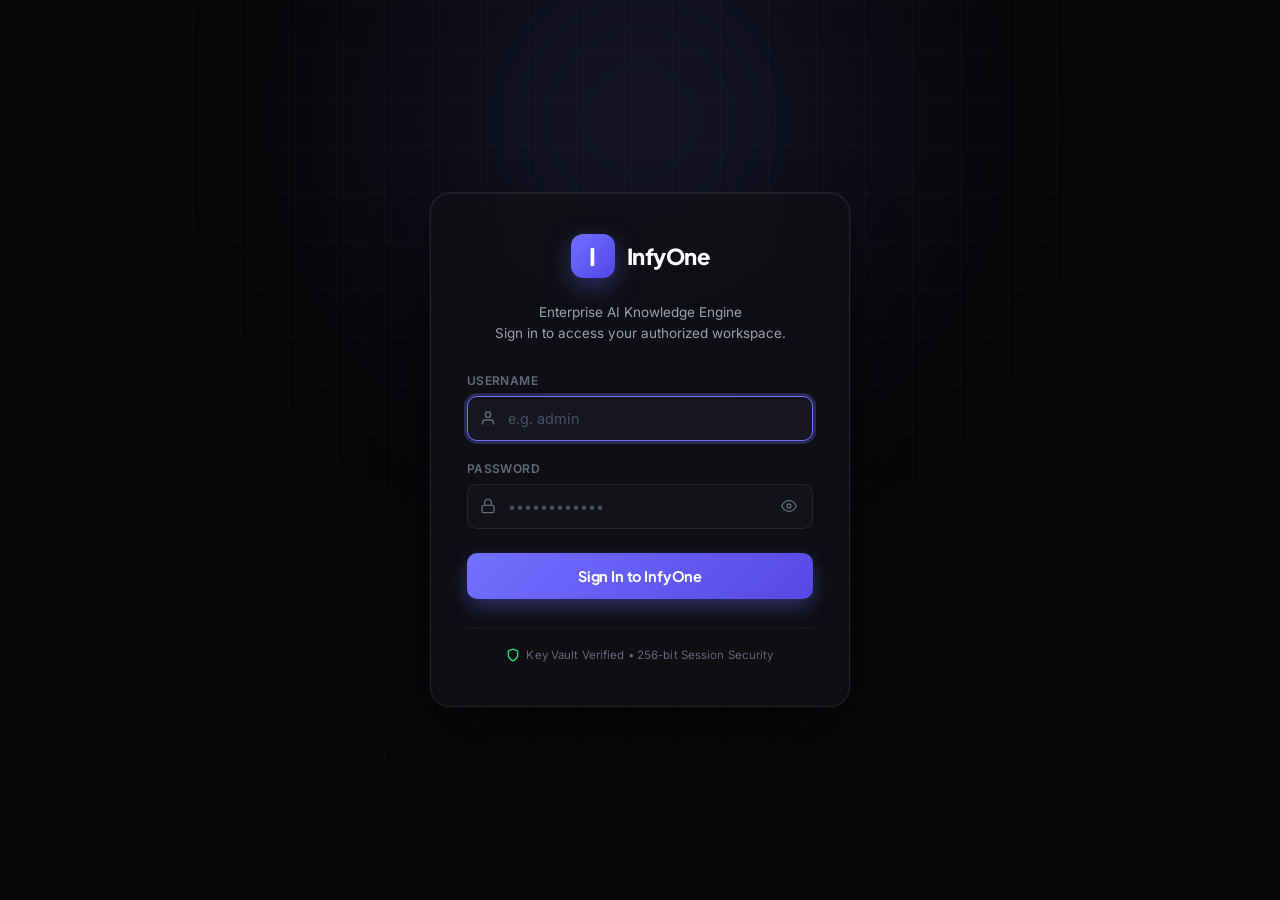
<file: frontend/login.html>
<!DOCTYPE html>
<html lang="en">

<head>
    <meta charset="UTF-8">
    <meta name="viewport" content="width=device-width, initial-scale=1.0">
    <title>InfyOne — Enterprise Portal Sign In</title>
    <meta name="description" content="Secure authentication portal for InfyOne Infosys AI Assistant.">
    <meta name="theme-color" content="#070709">
    <!-- Google Fonts -->
    <link rel="preconnect" href="https://fonts.googleapis.com">
    <link rel="preconnect" href="https://fonts.gstatic.com" crossorigin>
    <link rel="stylesheet"
        href="https://fonts.googleapis.com/css2?family=Plus+Jakarta+Sans:wght@500;600;700;800&family=Inter:wght@400;500;600;700&family=JetBrains+Mono:wght@400;500;600&display=swap">
    <link rel="icon"
        href="data:image/svg+xml,<svg xmlns=%22http://www.w3.org/2000/svg%22 viewBox=%220 0 100 100%22><rect width=%22100%22 height=%22100%22 rx=%2216%22 fill=%22%237170ff%22/><text y=%22.85em%22 x=%2250%22 font-size=%2264%22 text-anchor=%22middle%22 fill=%22white%22>I</text></svg>">

    <style>
        :root {
            --bg-base: #070709;
            --bg-card: rgba(16, 16, 22, 0.85);
            --bg-input: #121319;
            --border-card: rgba(255, 255, 255, 0.08);
            --border-hover: rgba(113, 112, 255, 0.4);
            --border-focus: #7170ff;
            --text-primary: #f7f8f8;
            --text-secondary: #9da1b0;
            --text-muted: #65697b;
            --accent: #7170ff;
            --accent-glow: rgba(113, 112, 255, 0.28);
            --accent-hover: #8281ff;
            --error-bg: rgba(255, 75, 75, 0.12);
            --error-border: rgba(255, 75, 75, 0.35);
            --error-text: #ff6b6b;
            --success-bg: rgba(46, 213, 115, 0.12);
            --success-border: rgba(46, 213, 115, 0.35);
            --success-text: #2ed573;
        }

        * {
            box-sizing: border-box;
            margin: 0;
            padding: 0;
        }

        body {
            font-family: 'Inter', sans-serif;
            background-color: var(--bg-base);
            color: var(--text-primary);
            min-height: 100vh;
            display: flex;
            align-items: center;
            justify-content: center;
            padding: 24px 16px;
            position: relative;
            overflow: hidden;
        }

        /* Ambient Glow Backdrop */
        .ambient-glow {
            position: fixed;
            top: -20%;
            left: 50%;
            transform: translateX(-50%);
            width: 800px;
            height: 600px;
            background: radial-gradient(circle, rgba(113, 112, 255, 0.16) 0%, rgba(94, 106, 210, 0.05) 50%, transparent 75%);
            filter: blur(80px);
            pointer-events: none;
            z-index: 0;
            transition: all 1s ease;
        }

        .ambient-grid {
            position: fixed;
            inset: 0;
            background-image: linear-gradient(rgba(255, 255, 255, 0.02) 1px, transparent 1px),
                              linear-gradient(90deg, rgba(255, 255, 255, 0.02) 1px, transparent 1px);
            background-size: 48px 48px;
            pointer-events: none;
            z-index: 0;
        }

        /* Card Container */
        .login-card {
            position: relative;
            z-index: 10;
            width: 100%;
            max-width: 420px;
            background: var(--bg-card);
            border: 1px solid var(--border-card);
            border-radius: 20px;
            padding: 40px 36px;
            backdrop-filter: blur(24px);
            box-shadow: 0 24px 60px -12px rgba(0, 0, 0, 0.7),
                        0 0 0 1px rgba(255, 255, 255, 0.05);
            animation: cardAppear 0.5s cubic-bezier(0.16, 1, 0.3, 1);
            transition: transform 0.6s cubic-bezier(0.16, 1, 0.3, 1),
                        opacity 0.6s cubic-bezier(0.16, 1, 0.3, 1),
                        filter 0.6s cubic-bezier(0.16, 1, 0.3, 1);
        }

        @keyframes cardAppear {
            from {
                opacity: 0;
                transform: translateY(16px) scale(0.98);
            }
            to {
                opacity: 1;
                transform: translateY(0) scale(1);
            }
        }

        /* Card Exit Animation on Success */
        .login-card.card-exit {
            transform: scale(0.93) translateY(-10px);
            opacity: 0;
            filter: blur(12px);
            pointer-events: none;
        }

        /* Header */
        .login-header {
            text-align: center;
            margin-bottom: 30px;
        }

        .brand-logo {
            display: inline-flex;
            align-items: center;
            gap: 12px;
            margin-bottom: 18px;
            text-decoration: none;
        }

        .brand-icon {
            width: 44px;
            height: 44px;
            background: linear-gradient(135deg, #7170ff, #5046e5);
            border-radius: 12px;
            display: flex;
            align-items: center;
            justify-content: center;
            font-family: 'Plus Jakarta Sans', sans-serif;
            font-size: 24px;
            font-weight: 800;
            color: #ffffff;
            box-shadow: 0 8px 24px rgba(113, 112, 255, 0.35);
        }

        .brand-name {
            font-family: 'Plus Jakarta Sans', sans-serif;
            font-size: 22px;
            font-weight: 800;
            letter-spacing: -0.02em;
            color: #ffffff;
        }

        .brand-subtitle {
            font-size: 13.5px;
            color: var(--text-secondary);
            line-height: 1.5;
            margin-top: 6px;
        }

        /* Form Controls */
        .form-group {
            margin-bottom: 20px;
        }

        .form-label {
            display: block;
            font-size: 12px;
            font-weight: 600;
            letter-spacing: 0.03em;
            text-transform: uppercase;
            color: var(--text-muted);
            margin-bottom: 8px;
        }

        .input-wrapper {
            position: relative;
            display: flex;
            align-items: center;
        }

        .form-input {
            width: 100%;
            background: var(--bg-input);
            border: 1px solid var(--border-card);
            border-radius: 10px;
            padding: 13px 14px 13px 40px;
            font-family: 'Inter', sans-serif;
            font-size: 14.5px;
            color: var(--text-primary);
            outline: none;
            transition: all 0.2s ease;
        }

        .form-input::placeholder {
            color: #4b4e63;
        }

        .form-input:hover {
            border-color: var(--border-hover);
        }

        .form-input:focus {
            border-color: var(--border-focus);
            box-shadow: 0 0 0 3px var(--accent-glow);
            background: #15161f;
        }

        .input-icon {
            position: absolute;
            left: 13px;
            color: var(--text-muted);
            pointer-events: none;
            display: flex;
            align-items: center;
        }

        .password-toggle {
            position: absolute;
            right: 12px;
            background: none;
            border: none;
            color: var(--text-muted);
            cursor: pointer;
            padding: 4px;
            display: flex;
            align-items: center;
            border-radius: 6px;
            transition: color 0.15s;
        }

        .password-toggle:hover {
            color: var(--text-primary);
        }

        /* Alert / Message */
        .alert-box {
            display: none;
            align-items: flex-start;
            gap: 10px;
            padding: 12px 14px;
            border-radius: 10px;
            font-size: 13px;
            line-height: 1.45;
            margin-bottom: 20px;
        }

        .alert-error {
            background: var(--error-bg);
            border: 1px solid var(--error-border);
            color: var(--error-text);
        }

        .alert-success {
            background: var(--success-bg);
            border: 1px solid var(--success-border);
            color: var(--success-text);
        }

        /* Submit Button */
        .submit-btn {
            width: 100%;
            background: linear-gradient(135deg, #7170ff, #5748e6);
            color: #ffffff;
            border: none;
            border-radius: 10px;
            padding: 14px 20px;
            font-family: 'Plus Jakarta Sans', sans-serif;
            font-size: 14.5px;
            font-weight: 700;
            letter-spacing: -0.01em;
            cursor: pointer;
            display: flex;
            align-items: center;
            justify-content: center;
            gap: 8px;
            transition: all 0.2s cubic-bezier(0.16, 1, 0.3, 1);
            box-shadow: 0 8px 20px rgba(113, 112, 255, 0.35);
            margin-top: 24px;
        }

        .submit-btn:hover:not(:disabled) {
            background: linear-gradient(135deg, #8180ff, #6353f0);
            box-shadow: 0 10px 28px rgba(113, 112, 255, 0.45);
            transform: translateY(-1px);
        }

        .submit-btn:disabled {
            opacity: 0.6;
            cursor: not-allowed;
            transform: none;
            box-shadow: none;
        }

        .spinner {
            display: none;
            width: 18px;
            height: 18px;
            border: 2px solid rgba(255, 255, 255, 0.3);
            border-top-color: #ffffff;
            border-radius: 50%;
            animation: spin 0.8s linear infinite;
        }

        @keyframes spin {
            to { transform: rotate(360deg); }
        }

        /* Footer Security Badge */
        .login-footer {
            margin-top: 28px;
            padding-top: 18px;
            border-top: 1px solid rgba(255, 255, 255, 0.05);
            text-align: center;
        }

        .security-badge {
            display: inline-flex;
            align-items: center;
            gap: 6px;
            font-size: 11.5px;
            color: var(--text-muted);
            letter-spacing: 0.01em;
        }

        .security-badge svg {
            color: #2ed573;
        }

        /* Shake animation for error */
        @keyframes shake {
            0%, 100% { transform: translateX(0); }
            20%, 60% { transform: translateX(-6px); }
            40%, 80% { transform: translateX(6px); }
        }
        .shake {
            animation: shake 0.4s ease-in-out;
        }

        /* =====================================================================
           IMMERSIVE 1-SECOND PORTAL TRANSITION OVERLAY
           ===================================================================== */
        .transition-overlay {
            position: fixed;
            inset: 0;
            z-index: 100;
            background: radial-gradient(circle at center, rgba(17, 16, 32, 0.95) 0%, rgba(7, 7, 9, 0.98) 100%);
            display: flex;
            flex-direction: column;
            align-items: center;
            justify-content: center;
            opacity: 0;
            pointer-events: none;
            transition: opacity 0.3s ease;
        }

        .transition-overlay.active {
            opacity: 1;
            pointer-events: all;
        }

        /* Center Warp Flare */
        .warp-flare {
            position: absolute;
            width: 320px;
            height: 320px;
            background: radial-gradient(circle, rgba(113, 112, 255, 0.45) 0%, rgba(80, 70, 229, 0.2) 40%, transparent 70%);
            filter: blur(40px);
            border-radius: 50%;
            animation: warpPulse 1000ms cubic-bezier(0.16, 1, 0.3, 1) forwards;
            pointer-events: none;
        }

        @keyframes warpPulse {
            0% {
                transform: scale(0.4);
                opacity: 0.3;
            }
            60% {
                transform: scale(2.2);
                opacity: 0.9;
            }
            100% {
                transform: scale(3.5);
                opacity: 0.15;
            }
        }

        /* Expanding Shockwave Rings */
        .shockwave-ring {
            position: absolute;
            width: 140px;
            height: 140px;
            border-radius: 50%;
            border: 2px solid rgba(113, 112, 255, 0.6);
            box-shadow: 0 0 24px rgba(113, 112, 255, 0.5), inset 0 0 24px rgba(113, 112, 255, 0.3);
            animation: shockwaveExpand 1000ms cubic-bezier(0.1, 0.8, 0.2, 1) forwards;
            pointer-events: none;
        }

        .shockwave-ring:nth-child(2) {
            animation-delay: 150ms;
        }

        @keyframes shockwaveExpand {
            0% {
                transform: scale(0.6);
                opacity: 0.9;
            }
            100% {
                transform: scale(4.8);
                opacity: 0;
                border-color: rgba(142, 140, 255, 0.1);
            }
        }

        /* Transition Card Content */
        .transition-content {
            position: relative;
            z-index: 102;
            display: flex;
            flex-direction: column;
            align-items: center;
            text-align: center;
            animation: contentPop 0.4s cubic-bezier(0.16, 1, 0.3, 1) forwards;
        }

        @keyframes contentPop {
            from {
                opacity: 0;
                transform: scale(0.85);
            }
            to {
                opacity: 1;
                transform: scale(1);
            }
        }

        /* Animated Checkmark Icon */
        .checkmark-wrapper {
            width: 68px;
            height: 68px;
            border-radius: 50%;
            background: linear-gradient(135deg, rgba(46, 213, 115, 0.2), rgba(113, 112, 255, 0.2));
            border: 1px solid rgba(46, 213, 115, 0.5);
            box-shadow: 0 0 32px rgba(46, 213, 115, 0.4);
            display: flex;
            align-items: center;
            justify-content: center;
            margin-bottom: 20px;
        }

        .checkmark-svg {
            width: 36px;
            height: 36px;
            stroke: #2ed573;
            stroke-width: 3;
            fill: none;
            stroke-dasharray: 48;
            stroke-dashoffset: 48;
            animation: drawCheck 0.45s 0.1s cubic-bezier(0.65, 0, 0.45, 1) forwards;
        }

        @keyframes drawCheck {
            to { stroke-dashoffset: 0; }
        }

        .transition-title {
            font-family: 'Plus Jakarta Sans', sans-serif;
            font-size: 22px;
            font-weight: 800;
            letter-spacing: -0.02em;
            color: #ffffff;
            margin-bottom: 8px;
        }

        .transition-status {
            font-size: 13.5px;
            color: var(--text-secondary);
            font-family: 'JetBrains Mono', monospace;
            display: flex;
            align-items: center;
            gap: 6px;
            margin-bottom: 24px;
        }

        .status-pulse-dot {
            width: 8px;
            height: 8px;
            border-radius: 50%;
            background: #2ed573;
            box-shadow: 0 0 10px #2ed573;
            animation: pulseDot 0.8s ease-in-out infinite alternate;
        }

        @keyframes pulseDot {
            from { transform: scale(0.8); opacity: 0.6; }
            to { transform: scale(1.3); opacity: 1; }
        }

        /* Progress Bar (exactly 1000ms) */
        .progress-track {
            width: 240px;
            height: 4px;
            background: rgba(255, 255, 255, 0.08);
            border-radius: 9999px;
            overflow: hidden;
            position: relative;
        }

        .progress-bar {
            height: 100%;
            width: 0%;
            background: linear-gradient(90deg, #7170ff, #2ed573);
            border-radius: 9999px;
            box-shadow: 0 0 12px rgba(113, 112, 255, 0.8);
            animation: fillBar 1000ms cubic-bezier(0.2, 0.8, 0.2, 1) forwards;
        }

        @keyframes fillBar {
            0% { width: 0%; }
            50% { width: 65%; }
            100% { width: 100%; }
        }
    </style>
</head>

<body>
    <div class="ambient-glow" id="ambientGlow" aria-hidden="true"></div>
    <div class="ambient-grid" aria-hidden="true"></div>

    <!-- Login Card -->
    <div class="login-card" id="loginCard">
        <header class="login-header">
            <a href="/" class="brand-logo" aria-label="InfyOne Home">
                <div class="brand-icon">I</div>
                <span class="brand-name">InfyOne</span>
            </a>
            <p class="brand-subtitle">Enterprise AI Knowledge Engine<br>Sign in to access your authorized workspace.</p>
        </header>

        <div id="alertBox" class="alert-box alert-error" role="alert">
            <svg width="18" height="18" viewBox="0 0 24 24" fill="none" stroke="currentColor" stroke-width="2" stroke-linecap="round" stroke-linejoin="round" style="flex-shrink: 0; margin-top: 1px;">
                <circle cx="12" cy="12" r="10"></circle>
                <line x1="12" y1="8" x2="12" y2="12"></line>
                <line x1="12" y1="16" x2="12.01" y2="16"></line>
            </svg>
            <span id="alertMessage">Invalid credentials. Please verify and try again.</span>
        </div>

        <form id="loginForm" autocomplete="on">
            <div class="form-group">
                <label for="usernameInput" class="form-label">Username</label>
                <div class="input-wrapper">
                    <span class="input-icon">
                        <svg width="16" height="16" viewBox="0 0 24 24" fill="none" stroke="currentColor" stroke-width="2" stroke-linecap="round" stroke-linejoin="round">
                            <path d="M20 21v-2a4 4 0 0 0-4-4H8a4 4 0 0 0-4 4v2"></path>
                            <circle cx="12" cy="7" r="4"></circle>
                        </svg>
                    </span>
                    <input type="text" id="usernameInput" class="form-input" placeholder="e.g. admin" required autofocus autocomplete="username" spellcheck="false">
                </div>
            </div>

            <div class="form-group">
                <label for="passwordInput" class="form-label">Password</label>
                <div class="input-wrapper">
                    <span class="input-icon">
                        <svg width="16" height="16" viewBox="0 0 24 24" fill="none" stroke="currentColor" stroke-width="2" stroke-linecap="round" stroke-linejoin="round">
                            <rect x="3" y="11" width="18" height="11" rx="2" ry="2"></rect>
                            <path d="M7 11V7a5 5 0 0 1 10 0v4"></path>
                        </svg>
                    </span>
                    <input type="password" id="passwordInput" class="form-input" placeholder="••••••••••••" required autocomplete="current-password">
                    <button type="button" id="togglePasswordBtn" class="password-toggle" aria-label="Toggle password visibility">
                        <svg width="16" height="16" viewBox="0 0 24 24" fill="none" stroke="currentColor" stroke-width="2" stroke-linecap="round" stroke-linejoin="round">
                            <path d="M1 12s4-8 11-8 11 8 11 8-4 8-11 8-11-8-11-8z"></path>
                            <circle cx="12" cy="12" r="3"></circle>
                        </svg>
                    </button>
                </div>
            </div>

            <button type="submit" id="submitBtn" class="submit-btn">
                <span id="btnText">Sign In to InfyOne</span>
                <span id="btnSpinner" class="spinner"></span>
            </button>
        </form>

        <footer class="login-footer">
            <div class="security-badge">
                <svg width="14" height="14" viewBox="0 0 24 24" fill="none" stroke="currentColor" stroke-width="2.5" stroke-linecap="round" stroke-linejoin="round">
                    <path d="M12 22s8-4 8-10V5l-8-3-8 3v7c0 6 8 10 8 10z"></path>
                </svg>
                <span>Key Vault Verified • 256-bit Session Security</span>
            </div>
        </footer>
    </div>

    <!-- 1-Second Immersive Portal Transition Overlay -->
    <div id="transitionOverlay" class="transition-overlay" aria-hidden="true">
        <div class="warp-flare"></div>
        <div class="shockwave-ring"></div>
        <div class="shockwave-ring"></div>

        <div class="transition-content">
            <div class="checkmark-wrapper">
                <svg class="checkmark-svg" viewBox="0 0 24 24">
                    <polyline points="20 6 9 17 4 12"></polyline>
                </svg>
            </div>
            <h2 class="transition-title" id="welcomeUserTitle">Identity Verified</h2>
            <div class="transition-status">
                <span class="status-pulse-dot"></span>
                <span id="transitionStatusText">Entering InfyOne Workspace...</span>
            </div>
            <div class="progress-track">
                <div class="progress-bar"></div>
            </div>
        </div>
    </div>

    <script>
        (function() {
            const form = document.getElementById('loginForm');
            const card = document.getElementById('loginCard');
            const usernameInput = document.getElementById('usernameInput');
            const passwordInput = document.getElementById('passwordInput');
            const togglePasswordBtn = document.getElementById('togglePasswordBtn');
            const submitBtn = document.getElementById('submitBtn');
            const btnText = document.getElementById('btnText');
            const btnSpinner = document.getElementById('btnSpinner');
            const alertBox = document.getElementById('alertBox');
            const alertMessage = document.getElementById('alertMessage');
            const transitionOverlay = document.getElementById('transitionOverlay');
            const welcomeUserTitle = document.getElementById('welcomeUserTitle');
            const ambientGlow = document.getElementById('ambientGlow');

            // Password visibility toggle
            togglePasswordBtn.addEventListener('click', function() {
                const isPassword = passwordInput.type === 'password';
                passwordInput.type = isPassword ? 'text' : 'password';
                this.innerHTML = isPassword ?
                    `<svg width="16" height="16" viewBox="0 0 24 24" fill="none" stroke="currentColor" stroke-width="2" stroke-linecap="round" stroke-linejoin="round">
                        <path d="M17.94 17.94A10.07 10.07 0 0 1 12 20c-7 0-11-8-11-8a18.45 18.45 0 0 1 5.06-5.94M9.9 4.24A9.12 9.12 0 0 1 12 4c7 0 11 8 11 8a18.5 18.5 0 0 1-2.16 3.19m-6.72-1.07a3 3 0 1 1-4.24-4.24"></path>
                        <line x1="1" y1="1" x2="23" y2="23"></line>
                    </svg>` :
                    `<svg width="16" height="16" viewBox="0 0 24 24" fill="none" stroke="currentColor" stroke-width="2" stroke-linecap="round" stroke-linejoin="round">
                        <path d="M1 12s4-8 11-8 11 8 11 8-4 8-11 8-11-8-11-8z"></path>
                        <circle cx="12" cy="12" r="3"></circle>
                    </svg>`;
            });

            function showAlert(msg, isError = true) {
                alertBox.className = 'alert-box ' + (isError ? 'alert-error' : 'alert-success');
                alertMessage.textContent = msg;
                alertBox.style.display = 'flex';
                if (isError) {
                    card.classList.remove('shake');
                    void card.offsetWidth; // Trigger reflow
                    card.classList.add('shake');
                }
            }

            function hideAlert() {
                alertBox.style.display = 'none';
            }

            // Trigger the 1-second immersive portal transition
            function triggerImmersiveTransition(username) {
                welcomeUserTitle.textContent = `Welcome, ${username}`;
                
                // 1. Morph ambient glow
                if (ambientGlow) {
                    ambientGlow.style.background = 'radial-gradient(circle, rgba(113, 112, 255, 0.45) 0%, rgba(46, 213, 115, 0.25) 50%, transparent 75%)';
                    ambientGlow.style.filter = 'blur(120px)';
                }

                // 2. Animate card departure
                card.classList.add('card-exit');

                // 3. Activate portal overlay
                transitionOverlay.classList.add('active');

                // 4. Navigate exactly after 1000ms
                setTimeout(() => {
                    window.location.href = '/';
                }, 1000);
            }

            form.addEventListener('submit', async function(e) {
                e.preventDefault();
                hideAlert();

                const username = usernameInput.value.trim();
                const password = passwordInput.value;

                if (!username || !password) {
                    showAlert('Please enter both username and password.');
                    return;
                }

                // Loading UI state
                submitBtn.disabled = true;
                btnText.textContent = 'Authenticating...';
                btnSpinner.style.display = 'inline-block';

                try {
                    const response = await fetch('/api/auth/login', {
                        method: 'POST',
                        headers: {
                            'Content-Type': 'application/json',
                        },
                        body: JSON.stringify({ username, password }),
                    });

                    const data = await response.json();

                    if (response.ok && data.status === 'success') {
                        // Launch the 1-second immersive transition!
                        triggerImmersiveTransition(data.username || username);
                    } else {
                        submitBtn.disabled = false;
                        btnText.textContent = 'Sign In to InfyOne';
                        btnSpinner.style.display = 'none';
                        const errMsg = data.detail || 'Sign in failed. Please verify your credentials.';
                        showAlert(errMsg, true);
                        passwordInput.value = '';
                        passwordInput.focus();
                    }
                } catch (err) {
                    submitBtn.disabled = false;
                    btnText.textContent = 'Sign In to InfyOne';
                    btnSpinner.style.display = 'none';
                    showAlert('Cannot reach server on localhost:8000. Please ensure the server is running.');
                }
            });
        })();
    </script>
</body>

</html>
</file>
